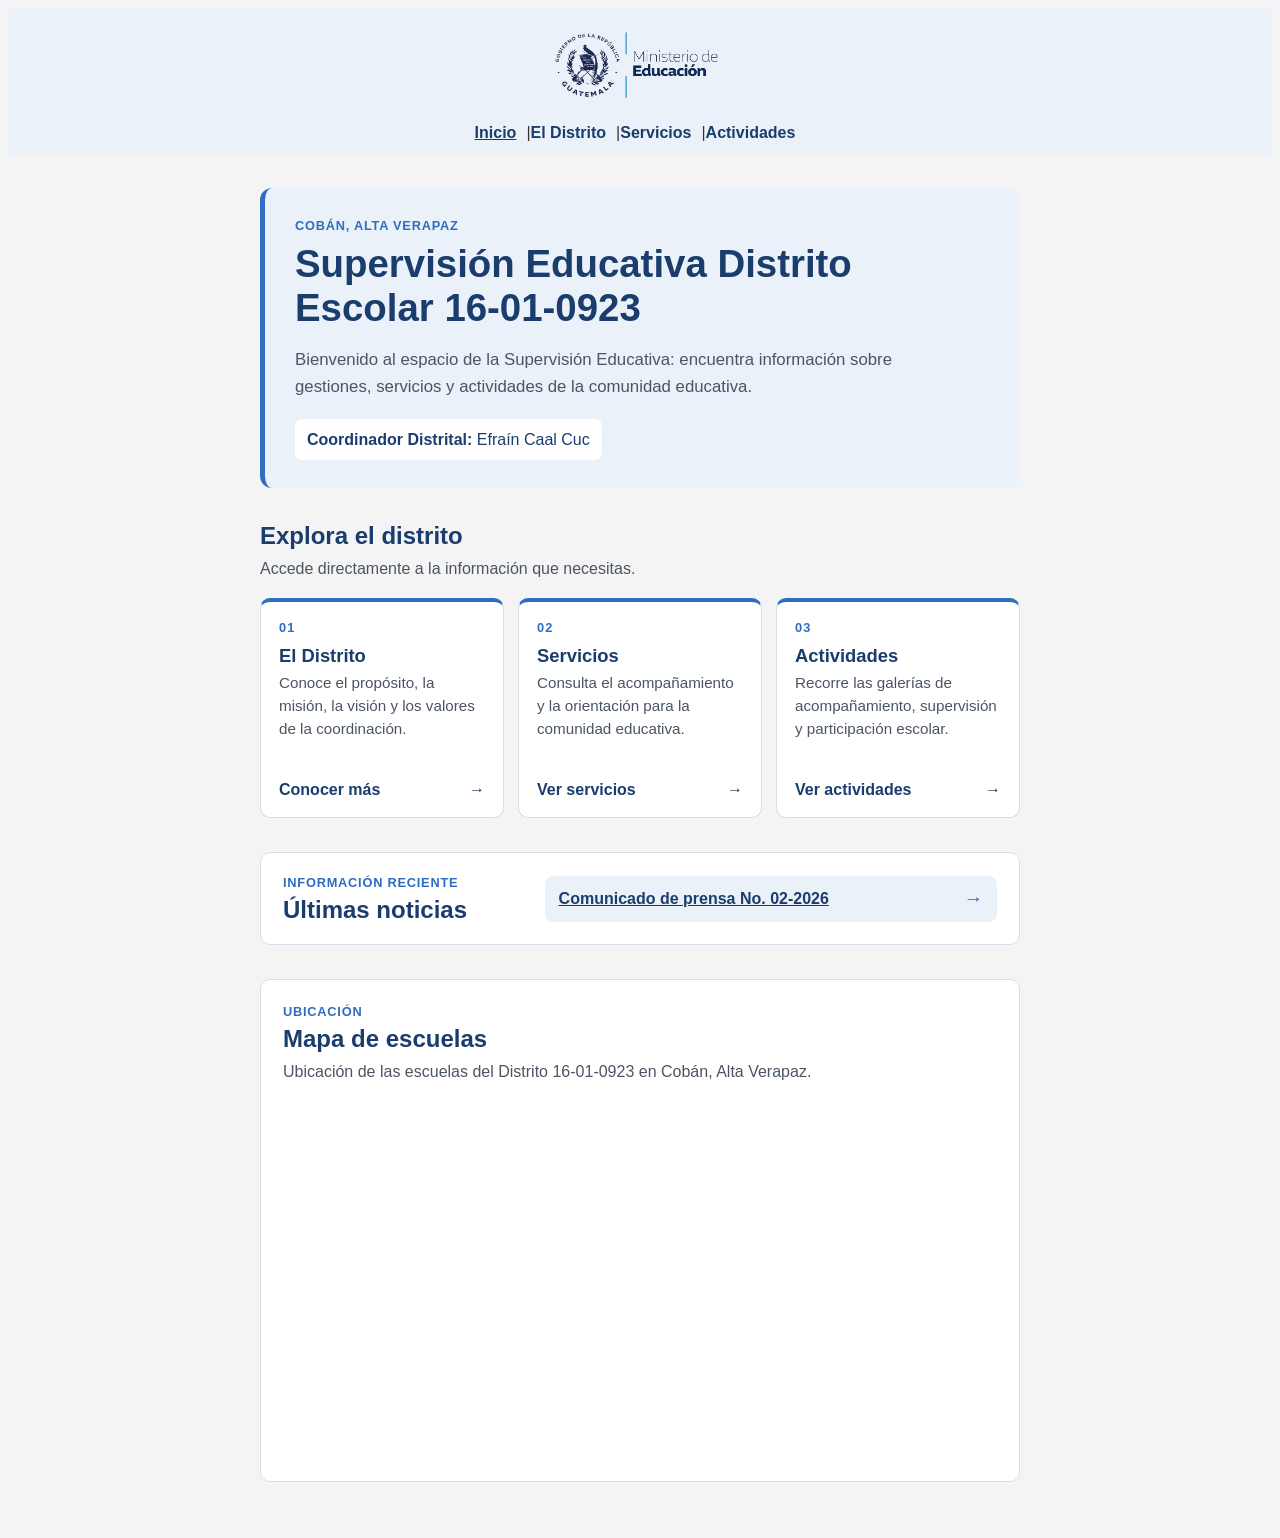
<file: index.html>
<!DOCTYPE html>
<html lang="es">
<head>
    <meta charset="UTF-8">
    <title>Supervisión Educativa | Distrito Escolar 16-01-0923</title>
    <meta name="viewport" content="width=device-width, initial-scale=1.0">
    <meta name="description" content="Información, servicios, actividades y ubicación de las escuelas del Distrito Escolar 16-01-0923 en Cobán, Alta Verapaz.">
    <link rel="stylesheet" href="estilos.css">
</head>
<body>
    <nav>
    <img src="imagenes/logo-mineduc.png" alt="Logo del Ministerio de Educación y del Distrito Escolar 16-01-0923" class="logo-nav">
        <button id="menu-toggle" class="menu-boton" aria-label="Abrir menú" aria-expanded="false" aria-controls="menu-enlaces">☰</button>
    <div id="menu-enlaces" class="menu-enlaces">
    <a href="index.html">Inicio</a> <span class="separador">|</span>
    <a href="distrito.html">El Distrito</a> <span class="separador">|</span>
    <a href="servicios.html">Servicios</a> <span class="separador">|</span>
    <a href="actividades.html">Actividades</a> 
    </div>
</nav>
<main class="contenedor pagina-inicio">
    <header class="portada-inicio">
        <span class="etiqueta-inicio">Cobán, Alta Verapaz</span>
        <h1>Supervisión Educativa Distrito Escolar 16-01-0923</h1>
        <p>Bienvenido al espacio de la Supervisión Educativa: encuentra información sobre gestiones, servicios y actividades de la comunidad educativa.</p>
        <p class="coordinador-inicio"><strong>Coordinador Distrital:</strong> Efraín Caal Cuc</p>
    </header>

    <section class="accesos-inicio" aria-labelledby="titulo-accesos">
        <div class="encabezado-accesos">
            <h2 id="titulo-accesos">Explora el distrito</h2>
            <p>Accede directamente a la información que necesitas.</p>
        </div>
        <div class="tarjetas-acceso">
            <a class="tarjeta-acceso" href="distrito.html">
                <span class="numero-acceso" aria-hidden="true">01</span>
                <h3>El Distrito</h3>
                <p>Conoce el propósito, la misión, la visión y los valores de la coordinación.</p>
                <span class="enlace-acceso">Conocer más <span aria-hidden="true">→</span></span>
            </a>
            <a class="tarjeta-acceso" href="servicios.html">
                <span class="numero-acceso" aria-hidden="true">02</span>
                <h3>Servicios</h3>
                <p>Consulta el acompañamiento y la orientación para la comunidad educativa.</p>
                <span class="enlace-acceso">Ver servicios <span aria-hidden="true">→</span></span>
            </a>
            <a class="tarjeta-acceso" href="actividades.html">
                <span class="numero-acceso" aria-hidden="true">03</span>
                <h3>Actividades</h3>
                <p>Recorre las galerías de acompañamiento, supervisión y participación escolar.</p>
                <span class="enlace-acceso">Ver actividades <span aria-hidden="true">→</span></span>
            </a>
        </div>
    </section>

    <section class="noticias-inicio" aria-labelledby="titulo-noticias">
        <div>
            <span class="etiqueta-inicio">Información reciente</span>
            <h2 id="titulo-noticias">Últimas noticias</h2>
        </div>
        <ul class="lista-noticias">
            <li data-fecha="2026-09-23">
                <span class="badge" hidden>NUEVO</span>
                <a href="entradas/entrada1.html">Comunicado de prensa No. 02-2026</a>
                <span class="flecha-noticia" aria-hidden="true">→</span>
            </li>
        </ul>
    </section>

    <section class="seccion-mapa-inicio" id="mapa-escuelas" aria-labelledby="titulo-mapa">
        <div class="encabezado-mapa-inicio">
            <span class="etiqueta-inicio">Ubicación</span>
            <h2 id="titulo-mapa">Mapa de escuelas</h2>
            <p>Ubicación de las escuelas del Distrito 16-01-0923 en Cobán, Alta Verapaz.</p>
        </div>
        <iframe title="Mapa de escuelas del Distrito 16-01-0923" src="https://www.google.com/maps/d/u/0/embed?mid=1ijt9TqT2Uchb1aQgTsOJZwyH6f_PP6E&ehbc=2E312F" class="mapa-embed" style="border:0;" loading="lazy"></iframe>
    </section>
</main>
<script src="script.js"></script>
</body>
    </html>
</file>
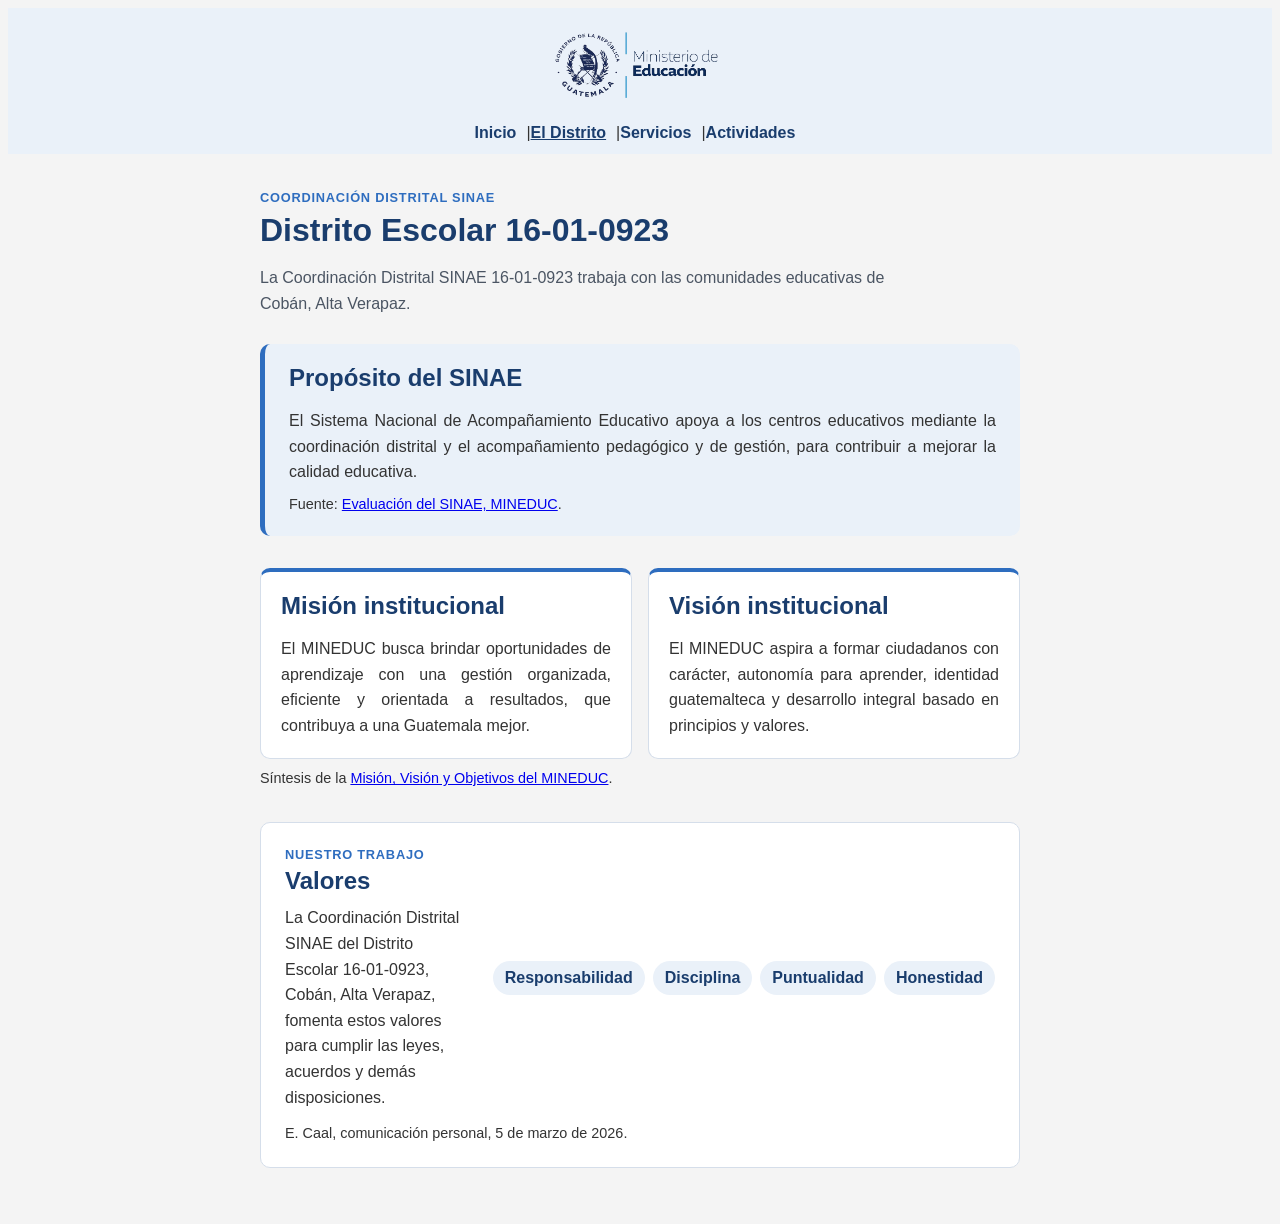
<file: distrito.html>
<!DOCTYPE html>
<html lang="es">
<head>
    <meta charset="UTF-8">
    <meta name="viewport" content="width=device-width, initial-scale=1.0">
    <title>El Distrito | Supervisión Educativa 16-01-0923</title>
    <meta name="description" content="Conoce la Coordinación Distrital SINAE 16-01-0923 de Cobán, Alta Verapaz, sus valores y su labor educativa.">
    <link rel="stylesheet" href="estilos.css">
</head>
<body>
    <nav>
    <img src="imagenes/logo-mineduc.png" alt="Logo del Ministerio de Educación y del Distrito Escolar 16-01-0923" class="logo-nav">
        <button id="menu-toggle" class="menu-boton" aria-label="Abrir menú" aria-expanded="false" aria-controls="menu-enlaces">☰</button>
    <div id="menu-enlaces" class="menu-enlaces">
    <a href="index.html">Inicio</a> <span class="separador">|</span>
    <a href="distrito.html">El Distrito</a> <span class="separador">|</span>
    <a href="servicios.html">Servicios</a> <span class="separador">|</span>
    <a href="actividades.html">Actividades</a>
    </div>
    </nav>
<main class="contenedor pagina-distrito">
    <header class="encabezado-distrito">
        <span class="etiqueta-distrito">Coordinación Distrital SINAE</span>
        <h1>Distrito Escolar 16-01-0923</h1>
        <p>La Coordinación Distrital SINAE 16-01-0923 trabaja con las comunidades educativas de Cobán, Alta Verapaz.</p>
    </header>

    <section class="proposito-distrito" aria-labelledby="titulo-proposito">
        <h2 id="titulo-proposito">Propósito del SINAE</h2>
        <p class="justificado">El Sistema Nacional de Acompañamiento Educativo apoya a los centros educativos mediante la coordinación distrital y el acompañamiento pedagógico y de gestión, para contribuir a mejorar la calidad educativa.</p>
        <p class="fuente">Fuente: <a href="https://edu.mineduc.gob.gt/digeduca/documents/investigaciones/2025/CompendioBID.pdf" target="_blank" rel="noopener noreferrer">Evaluación del SINAE, MINEDUC</a>.</p>
    </section>

    <section class="identidad-distrito" aria-label="Misión y visión institucional">
        <article class="tarjeta-identidad">
            <h2>Misión institucional</h2>
            <p class="justificado">El MINEDUC busca brindar oportunidades de aprendizaje con una gestión organizada, eficiente y orientada a resultados, que contribuya a una Guatemala mejor.</p>
        </article>
        <article class="tarjeta-identidad">
            <h2>Visión institucional</h2>
            <p class="justificado">El MINEDUC aspira a formar ciudadanos con carácter, autonomía para aprender, identidad guatemalteca y desarrollo integral basado en principios y valores.</p>
        </article>
        <p class="fuente fuente-identidad">Síntesis de la <a href="https://www.mineduc.gob.gt/mineduc/es/quienessomos/misionvisionobjetivo" target="_blank" rel="noopener noreferrer">Misión, Visión y Objetivos del MINEDUC</a>.</p>
    </section>

    <section class="valores-distrito" aria-labelledby="titulo-valores">
        <div>
            <span class="etiqueta-distrito">Nuestro trabajo</span>
            <h2 id="titulo-valores">Valores</h2>
            <p>La Coordinación Distrital SINAE del Distrito Escolar 16-01-0923, Cobán, Alta Verapaz, fomenta estos valores para cumplir las leyes, acuerdos y demás disposiciones.</p>
        </div>
        <ul class="lista-valores" aria-label="Valores de la Coordinación Distrital">
            <li>Responsabilidad</li>
            <li>Disciplina</li>
            <li>Puntualidad</li>
            <li>Honestidad</li>
        </ul>
        <p class="fuente">E. Caal, comunicación personal, 5 de marzo de 2026.</p>
    </section>
</main>
<script src="script.js"></script>
</body>
</html>
</file>
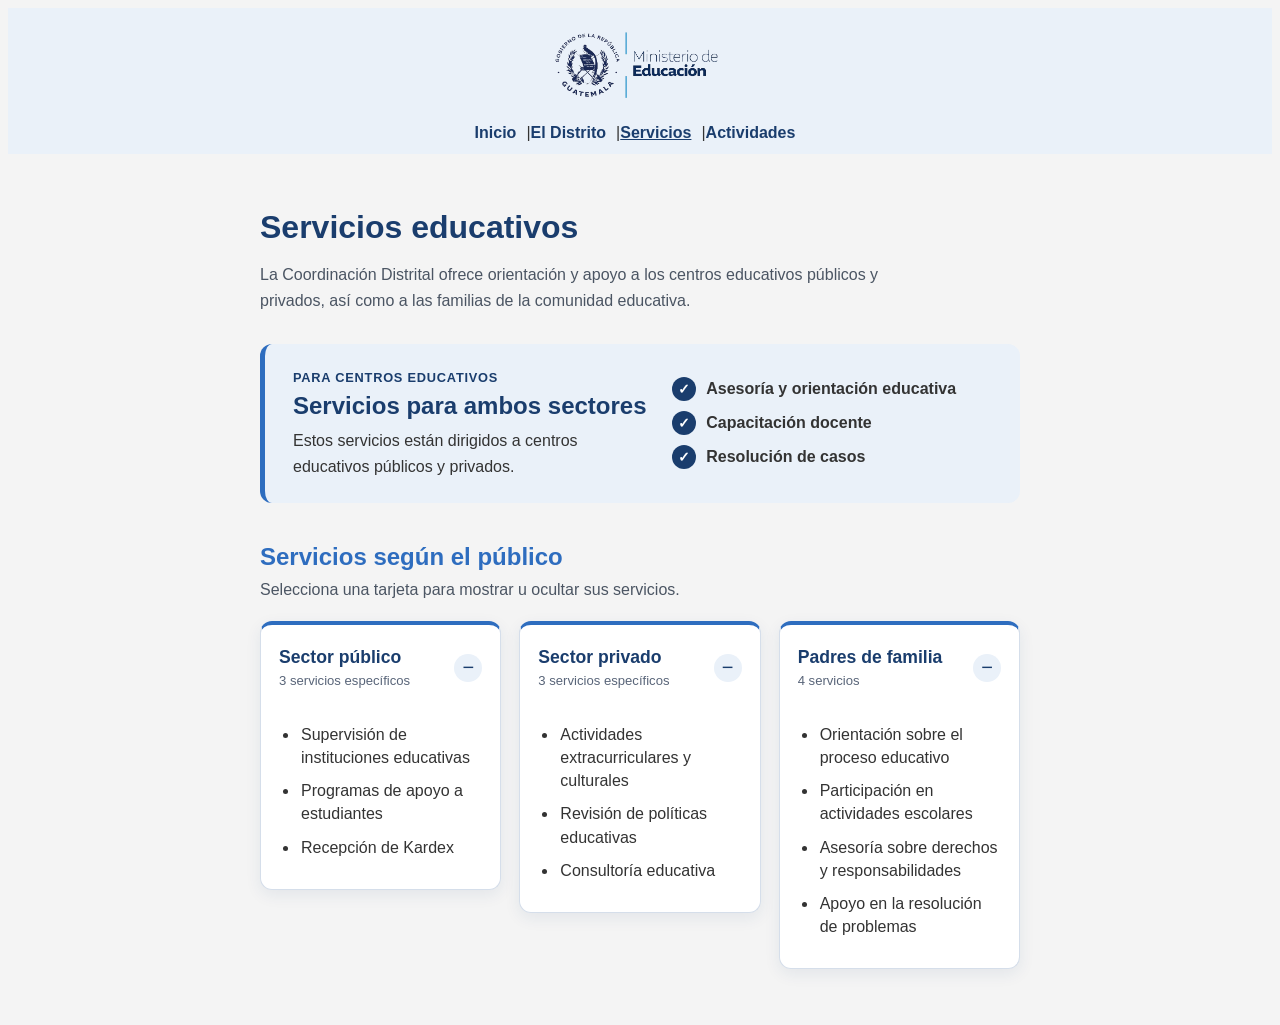
<file: servicios.html>
<!DOCTYPE html>
<html lang="es">
<head>
    <meta charset="UTF-8">
    <meta name="viewport" content="width=device-width, initial-scale=1.0">
    <title>Servicios educativos | Distrito Escolar 16-01-0923</title>
    <meta name="description" content="Servicios de orientación, capacitación y acompañamiento para centros educativos, docentes y familias del Distrito 16-01-0923.">
    <link rel="stylesheet" href="estilos.css">
</head>
<body>
    <nav>
    <img src="imagenes/logo-mineduc.png" alt="Logo del Ministerio de Educación y del Distrito Escolar 16-01-0923" class="logo-nav">
    <button id="menu-toggle" class="menu-boton" aria-label="Abrir menú" aria-expanded="false" aria-controls="menu-enlaces">☰</button>
    <div id="menu-enlaces" class="menu-enlaces"> 
    <a href="index.html">Inicio</a> <span class="separador">|</span>
    <a href="distrito.html">El Distrito</a> <span class="separador">|</span>
    <a href="servicios.html">Servicios</a> <span class="separador">|</span>
    <a href="actividades.html">Actividades</a>
    </div>
    </nav>
<main class="contenedor pagina-servicios">
    <header class="encabezado-servicios">
        <h1>Servicios educativos</h1>
        <p>La Coordinación Distrital ofrece orientación y apoyo a los centros educativos públicos y privados, así como a las familias de la comunidad educativa.</p>
    </header>

    <section class="servicios-comunes" aria-labelledby="titulo-comunes">
        <div>
            <p class="etiqueta-servicios">Para centros educativos</p>
            <h2 id="titulo-comunes">Servicios para ambos sectores</h2>
            <p>Estos servicios están dirigidos a centros educativos públicos y privados.</p>
        </div>
        <ul class="lista-comunes">
            <li>Asesoría y orientación educativa</li>
            <li>Capacitación docente</li>
            <li>Resolución de casos</li>
        </ul>
    </section>

    <section aria-labelledby="titulo-sectores">
        <div class="encabezado-sectores">
            <h2 id="titulo-sectores">Servicios según el público</h2>
            <p>Selecciona una tarjeta para mostrar u ocultar sus servicios.</p>
        </div>

        <div class="tarjetas-servicios">
            <details class="tarjeta-servicio" open>
                <summary>
                    <span class="titulo-tarjeta">Sector público</span>
                    <span class="cantidad-servicios">3 servicios específicos</span>
                </summary>
                <ul>
                    <li>Supervisión de instituciones educativas</li>
                    <li>Programas de apoyo a estudiantes</li>
                    <li>Recepción de Kardex</li>
                </ul>
            </details>

            <details class="tarjeta-servicio" open>
                <summary>
                    <span class="titulo-tarjeta">Sector privado</span>
                    <span class="cantidad-servicios">3 servicios específicos</span>
                </summary>
                <ul>
                    <li>Actividades extracurriculares y culturales</li>
                    <li>Revisión de políticas educativas</li>
                    <li>Consultoría educativa</li>
                </ul>
            </details>

            <details class="tarjeta-servicio" open>
                <summary>
                    <span class="titulo-tarjeta">Padres de familia</span>
                    <span class="cantidad-servicios">4 servicios</span>
                </summary>
                <ul>
                    <li>Orientación sobre el proceso educativo</li>
                    <li>Participación en actividades escolares</li>
                    <li>Asesoría sobre derechos y responsabilidades</li>
                    <li>Apoyo en la resolución de problemas</li>
                </ul>
            </details>
        </div>
    </section>
</main>
<script src="script.js"></script>
</body>
</html>
</file>
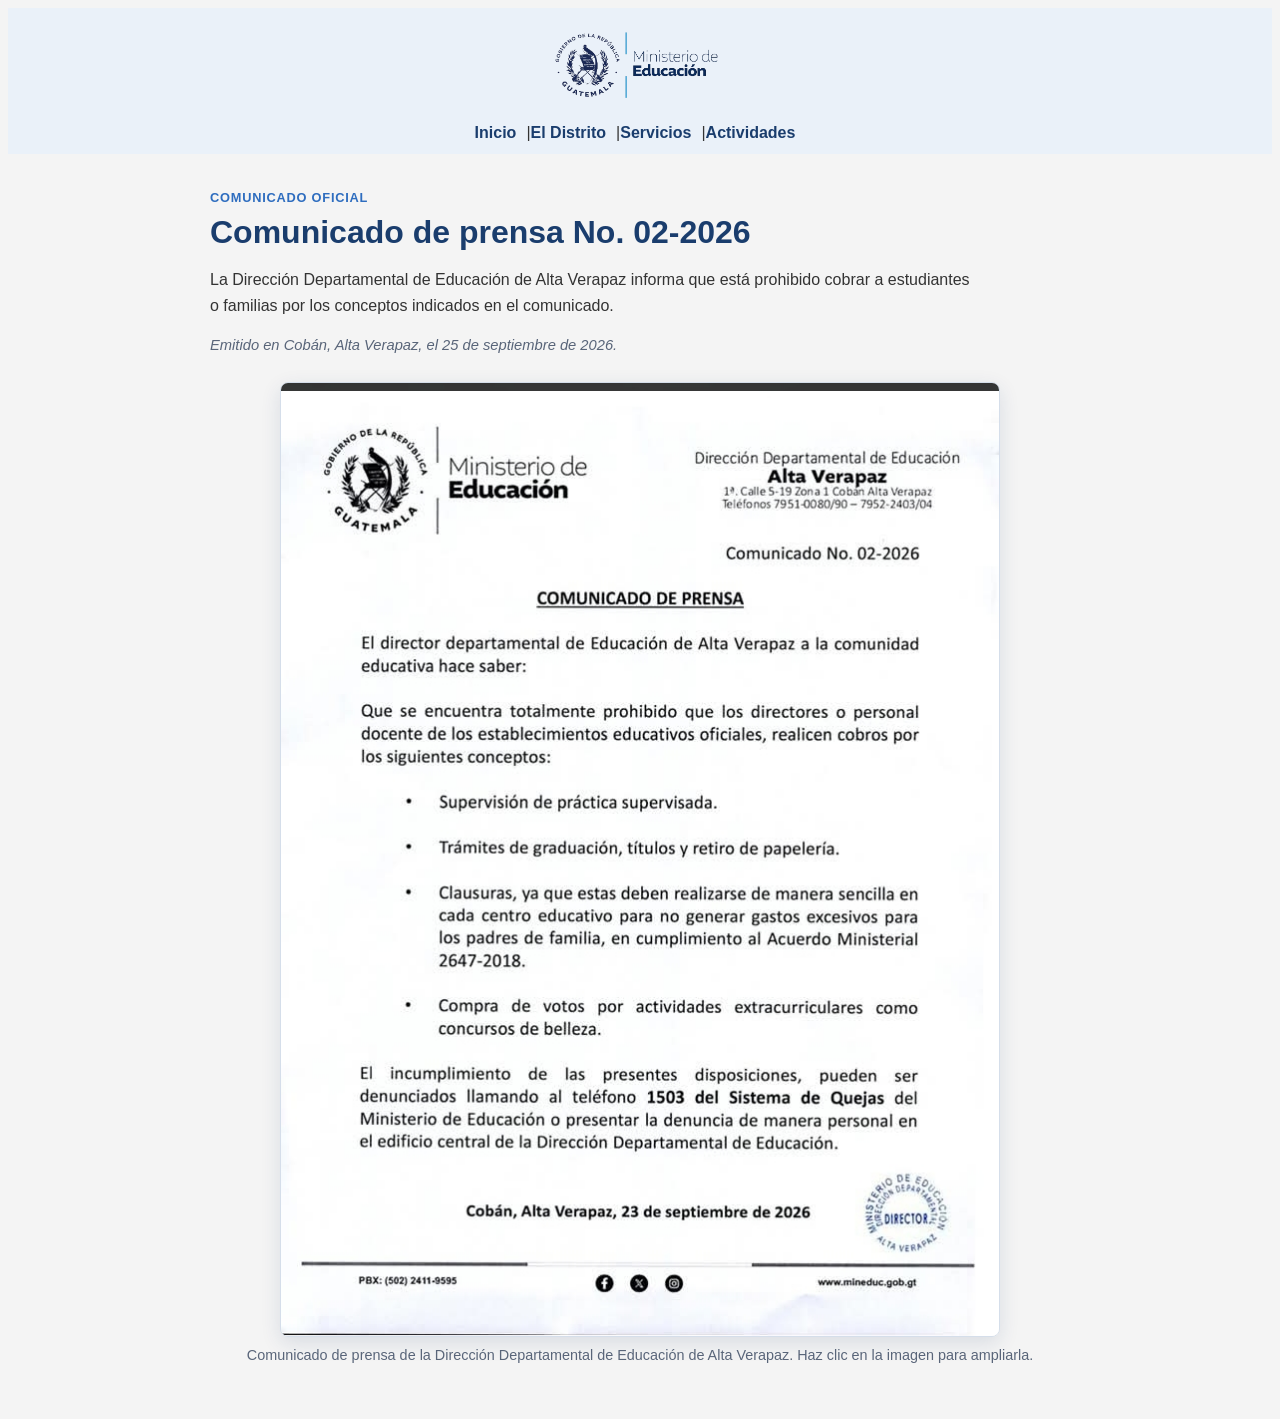
<file: entradas/entrada1.html>
<!DOCTYPE html>
<html lang="es">
<head>
    <meta charset="UTF-8">
    <meta name="viewport" content="width=device-width, initial-scale=1.0">
    <title>Comunicado No. 02-2026 | Distrito Escolar 16-01-0923</title>
    <meta name="description" content="Comunicado de la Dirección Departamental de Educación de Alta Verapaz sobre cobros en establecimientos educativos oficiales.">
    <link rel="stylesheet" href="../estilos.css">
</head>
<body>
    <nav>
        <img src="../imagenes/logo-mineduc.png" alt="Logo del Ministerio de Educación y del Distrito Escolar 16-01-0923" class="logo-nav">
        <button id="menu-toggle" class="menu-boton" aria-label="Abrir menú" aria-expanded="false" aria-controls="menu-enlaces">☰</button>
        <div id="menu-enlaces" class="menu-enlaces">
            <a href="../index.html">Inicio</a> <span class="separador">|</span>
            <a href="../distrito.html">El Distrito</a> <span class="separador">|</span>
            <a href="../servicios.html">Servicios</a> <span class="separador">|</span>
            <a href="../actividades.html">Actividades</a>
        </div>
    </nav>
    <main class="contenedor pagina-entrada">
        <span class="etiqueta-inicio">Comunicado oficial</span>
        <h1>Comunicado de prensa No. 02-2026</h1>
        <p>La Dirección Departamental de Educación de Alta Verapaz informa que está prohibido cobrar a estudiantes o familias por los conceptos indicados en el comunicado.</p>
        <p class="fecha-entrada"><em>Emitido en Cobán, Alta Verapaz, el 25 de septiembre de 2026.</em></p>
        <figure class="figura-comunicado">
            <a href="informacion-1.jpeg" target="_blank" rel="noopener noreferrer" aria-label="Abrir el comunicado en tamaño completo">
                <img src="informacion-1.jpeg" alt="Comunicado No. 02-2026 de la Dirección Departamental de Educación de Alta Verapaz sobre cobros prohibidos en establecimientos oficiales, emitido el 23 de septiembre de 2026." class="imagen-comunicado">
            </a>
            <figcaption>Comunicado de prensa de la Dirección Departamental de Educación de Alta Verapaz. Haz clic en la imagen para ampliarla.</figcaption>
        </figure>
    </main>
    <script src="../script.js"></script>
</body>
</html>
</file>
<file: estilos.css>
* {
    box-sizing: border-box;
}

body {
    font-family: Arial, sans-serif;
    color: #333333;
    background-color: #f4f4f4;
}

h1 {
    font-family: Arial, sans-serif;
    color: #1a3d6d;
}

h2 {
    font-family: Arial, sans-serif;
    color: #2e6dbf;
}

h3 {
    font-family: Arial, sans-serif;
    font-weight: 600;
}

nav {
    display: flex;
    flex-direction: column;
    align-items: center;
    gap: 8px;
    background-color: #eaf1f9;
    padding: 8px 18px 12px;
}

.menu-enlaces {
    display: flex;
    align-items: center;
    justify-content: center;
    flex-wrap: wrap;
}

nav a {
    color: #1a3d6d;
    text-decoration: none;
    margin-right: 10px;
    font-weight: bold;
    transition: color 0.3s ease;
}
nav a:hover {
    color: #2e6dbf;
    text-decoration: underline;
}

.contenedor {
    max-width: 800px;
    margin: 0 auto;
    padding: 20px;
}

p {
    line-height: 1.6;
}
nav a.activo {
    text-decoration: underline;
    color: #1a3d6d;
}
.menu-boton {
    display: none;
    background: none;
    border: 2px solid #1a3d6d;
    color: #1a3d6d;
    font-size: 24px;
    padding: 5px 12px;
    border-radius: 5px;
    cursor: pointer;
}
@media (max-width: 600px) {
    nav a {
        display: block;
        margin: 8px 0;
    }

    h1 {
        font-size: 24px;
    }

    .contenedor {
        padding: 10px;
    }
        .separador {
        display: none;
    }
    nav {
        display: grid;
        grid-template-columns: 1fr auto 1fr;
        grid-template-areas:
            ". logo toggle"
            "links links links";
        align-items: center;
        gap: 6px 12px;
        padding: 6px 12px 10px;
    }

    .menu-boton {
        grid-area: toggle;
        display: inline-block;
        justify-self: end;
        margin: 0;
    }

    .menu-enlaces {
        grid-area: links;
        display: none;
        flex-direction: column;
        align-items: center;
        justify-self: stretch;
        padding: 4px 0 8px;
    }

    .menu-enlaces.abierto {
        display: flex;
    }
}
.logo-nav {
    display: block;
    grid-area: logo;
    width: 200px;
    height: 100px;
    max-width: min(200px, 58vw);
    padding: 0;
    justify-self: center;
    background: transparent;
    object-fit: contain;
}

@media (max-width: 600px) {
    .logo-nav {
        width: 170px;
        height: 84px;
    }
}
.foto-actividades {
    width: 100%;
    height: 220px;
    object-fit: cover;
    border-radius: 8px;
    margin: 15px 0;
    display: block;
}

.imagen-juegos {
    max-width: 100%;
    width: 100%;
    height: auto;
    border-radius: 8px;
    margin: 15px 0;
    display: block;
}
.galeria {
    display: flex;
    gap: 15px;
}

.actividad {
    margin: 38px 0;
}

.actividad h2 {
    margin-bottom: 8px;
}

.ayuda-galeria {
    color: #4b5563;
    font-size: 0.95rem;
}

.carrusel {
    display: grid;
    grid-template-columns: auto minmax(0, 1fr) auto;
    align-items: center;
    gap: 10px;
    margin: 18px 0 30px;
}

.carrusel-ventana {
    grid-column: 2;
    grid-row: 1;
    min-width: 0;
    overflow-x: auto;
    overscroll-behavior-inline: contain;
    scroll-snap-type: x mandatory;
    scroll-behavior: smooth;
    scrollbar-color: #1a3d6d #e2e8f0;
    scrollbar-width: thin;
}

.carrusel-pista {
    flex-wrap: nowrap;
}

.carrusel .foto-caja {
    flex: 0 0 calc((100% - 30px) / 3);
    min-width: 0;
    scroll-snap-align: start;
}

.foto-caja {
    margin: 0;
}

.foto-caja img {
    margin: 0;
}

.carrusel-control {
    grid-row: 1;
    width: 42px;
    height: 42px;
    border: 0;
    border-radius: 50%;
    background: #1a3d6d;
    color: #fff;
    font-size: 30px;
    line-height: 1;
    cursor: pointer;
}

.carrusel-control:hover:not(:disabled) {
    background: #2e6dbf;
}

.carrusel-control:disabled {
    background: #aab4c1;
    cursor: default;
}

.carrusel-control:focus-visible,
.carrusel-ventana:focus-visible {
    outline: 3px solid #d49a00;
    outline-offset: 3px;
}

.carrusel-control.anterior {
    grid-column: 1;
}

.carrusel-control.siguiente {
    grid-column: 3;
}

.carrusel-estado {
    grid-column: 1 / -1;
    grid-row: 2;
    margin: 0;
    color: #4b5563;
    font-size: 0.9rem;
    text-align: center;
}

@media (max-width: 720px) {
    .carrusel .foto-caja {
        flex-basis: calc((100% - 15px) / 2);
    }
}

@media (max-width: 480px) {
    .carrusel {
        grid-template-columns: 34px minmax(0, 1fr) 34px;
        gap: 6px;
    }

    .carrusel .foto-caja {
        flex-basis: 100%;
    }

    .carrusel-control {
        width: 34px;
        height: 38px;
        border-radius: 8px;
        font-size: 26px;
    }
}
.mapa-embed {
    max-width: 100%;
    width: 100%;
    height: 300px;
    border-radius: 7px;
}
.letrero {
    border: 3px solid #1a4d8f;
    border-radius: 10px;
    padding: 10px 25px;
    display: table;
    text-align: center;
    margin: 0 auto 15px auto;   
}

.flecha {
    text-align: center;
    font-size: 28px;
    color: #1a4d8f;
    margin: 5px 0 15px 0;
}
.parrafo {
    border: 3px solid #1a4d8f;
    border-radius: 10px;
    padding: 10px 25px;
    display: table;
    text-align: center;
    margin: 0 auto 15px auto;
}
ul {
    font-family: Arial, sans-serif;
    text-align: left;
}

.fuente {
    margin-top: -0.5rem;
    font-size: 0.9rem;
}
.lightbox {
    display: none;
    position: fixed;
    top: 0;
    left: 0;
    width: 100%;
    height: 100%;
    background-color: rgba(0, 0, 0, 0.85);
    justify-content: center;
    align-items: center;
    z-index: 1000;
}

.lightbox.abierto {
    display: flex;
}

.lightbox img {
    max-width: 90%;
    max-height: 90%;
    border-radius: 8px;
}
.justificado {
    text-align: justify;
}
.lista-noticias {
    list-style: none;
    padding-left: 0;
}
.separador-seccion {
    border: none;
    border-top: 2px solid #2e6dbf;
    width: auto;
    margin: auto;
}
.foto-caja {
    position: relative;
    overflow: hidden;
    border-radius: 8px;
    flex: 1 1 220px;
}

.foto-caja .foto-actividades {
    display: block;
    width: 100%;
    max-width: none;
    margin: 0;
    transition: transform 0.3s ease;
}

.foto-caja:hover .foto-actividades {
    transform: scale(1.05);
}

.foto-descripcion {
    position: absolute;
    bottom: 0;
    left: 0;
    right: 0;
    background: linear-gradient(to top, rgba(0,0,0,0.8), transparent);
    color: white;
    padding: 20px 12px 10px 12px;
    font-size: 13px;
}

.foto-actividades,
.imagen-juegos {
    cursor: zoom-in;
}

.foto-actividades:focus-visible,
.imagen-juegos:focus-visible,
.menu-boton:focus-visible,
.lightbox-cerrar:focus-visible,
.carrusel-control:focus-visible {
    outline: 3px solid #d49a00;
    outline-offset: 3px;
}

.lightbox-cerrar {
    position: absolute;
    top: 18px;
    right: 24px;
    border: 0;
    background: transparent;
    color: white;
    font-size: 40px;
    line-height: 1;
    cursor: pointer;
}

.badge {
    display: inline-block;
    margin-right: 8px;
    padding: 3px 7px;
    border-radius: 4px;
    background: #1a3d6d;
    color: white;
    font-size: 0.75rem;
    font-weight: bold;
}

.badge[hidden] {
    display: none;
}

@media (prefers-reduced-motion: reduce) {
    *,
    *::before,
    *::after {
        scroll-behavior: auto !important;
        transition-duration: 0.01ms !important;
        animation-duration: 0.01ms !important;
    }

    .carrusel-ventana {
        scroll-behavior: auto;
    }
}

.pagina-servicios {
    padding-top: 34px;
    padding-bottom: 48px;
}

.pagina-inicio {
    padding-top: 34px;
    padding-bottom: 48px;
}

.pagina-entrada {
    max-width: 900px;
    padding-top: 34px;
    padding-bottom: 48px;
}

.pagina-entrada h1 {
    margin: 8px 0 12px;
}

.pagina-entrada > p {
    max-width: 760px;
}

.fecha-entrada {
    color: #596579;
    font-size: 0.92rem;
}

.figura-comunicado {
    margin: 24px auto 0;
    text-align: center;
}

.imagen-comunicado {
    display: block;
    width: min(100%, 720px);
    height: auto;
    margin: 0 auto;
    border: 1px solid #d5deea;
    border-radius: 8px;
    box-shadow: 0 6px 20px rgba(26, 61, 109, 0.12);
}

.figura-comunicado figcaption {
    margin-top: 10px;
    color: #596579;
    font-size: 0.9rem;
}

.portada-inicio {
    margin-bottom: 34px;
    padding: 28px 30px;
    border-left: 5px solid #2e6dbf;
    border-radius: 12px;
    background: #eaf1f9;
}

.etiqueta-inicio {
    color: #2e6dbf;
    font-size: 0.8rem;
    font-weight: 700;
    letter-spacing: 0.06em;
    text-transform: uppercase;
}

.portada-inicio h1 {
    max-width: 620px;
    margin: 8px 0 12px;
    font-size: clamp(1.8rem, 4vw, 2.4rem);
    line-height: 1.15;
}

.portada-inicio > p:not(.coordinador-inicio) {
    max-width: 650px;
    margin-bottom: 18px;
    color: #4b5563;
    font-size: 1.05rem;
}

.coordinador-inicio {
    display: inline-block;
    margin: 0;
    padding: 8px 12px;
    border-radius: 7px;
    background: #fff;
    color: #1a3d6d;
}

.accesos-inicio {
    margin: 0 0 34px;
}

.encabezado-accesos {
    margin-bottom: 16px;
}

.encabezado-accesos h2,
.encabezado-mapa-inicio h2,
.noticias-inicio h2 {
    margin: 5px 0 6px;
    color: #1a3d6d;
}

.encabezado-accesos p,
.encabezado-mapa-inicio p {
    margin: 0;
    color: #4b5563;
}

.tarjetas-acceso {
    display: grid;
    grid-template-columns: repeat(3, minmax(0, 1fr));
    gap: 14px;
}

.tarjeta-acceso {
    display: flex;
    min-height: 220px;
    flex-direction: column;
    align-items: flex-start;
    padding: 18px;
    border: 1px solid #d5deea;
    border-top: 4px solid #2e6dbf;
    border-radius: 10px;
    background: #fff;
    color: inherit;
    text-decoration: none;
    transition: transform 0.2s ease, box-shadow 0.2s ease, border-color 0.2s ease;
}

.tarjeta-acceso:hover {
    transform: translateY(-3px);
    border-color: #9bb8dc;
    box-shadow: 0 7px 18px rgba(26, 61, 109, 0.1);
}

.tarjeta-acceso:focus-visible {
    outline: 3px solid #d49a00;
    outline-offset: 3px;
}

.numero-acceso {
    color: #2e6dbf;
    font-size: 0.8rem;
    font-weight: 700;
    letter-spacing: 0.08em;
}

.tarjeta-acceso h3 {
    margin: 10px 0 5px;
    color: #1a3d6d;
    font-size: 1.15rem;
}

.tarjeta-acceso p {
    margin: 0 0 14px;
    color: #4b5563;
    font-size: 0.95rem;
    line-height: 1.5;
}

.enlace-acceso {
    display: flex;
    width: 100%;
    justify-content: space-between;
    margin-top: auto;
    color: #1a3d6d;
    font-weight: 700;
}

.noticias-inicio {
    display: grid;
    grid-template-columns: minmax(170px, 0.7fr) minmax(0, 1.3fr);
    align-items: center;
    gap: 18px;
    margin-bottom: 34px;
    padding: 20px 22px;
    border: 1px solid #d5deea;
    border-radius: 10px;
    background: #fff;
}

.noticias-inicio h2 {
    margin-bottom: 0;
}

.noticias-inicio .lista-noticias {
    margin: 0;
}

.noticias-inicio .lista-noticias li {
    display: flex;
    align-items: center;
    gap: 10px;
    padding: 12px 14px;
    border-radius: 8px;
    background: #eaf1f9;
}

.noticias-inicio .lista-noticias a {
    flex: 1;
    color: #1a3d6d;
    font-weight: 700;
}

.flecha-noticia {
    color: #2e6dbf;
    font-size: 1.2rem;
}

.seccion-mapa-inicio {
    padding: 22px;
    border: 1px solid #d5deea;
    border-radius: 10px;
    background: #fff;
}

.encabezado-mapa-inicio {
    margin-bottom: 14px;
}

.mapa-embed {
    display: block;
    height: 360px;
}

.pagina-distrito {
    padding-top: 34px;
    padding-bottom: 48px;
}

.encabezado-distrito {
    max-width: 680px;
    margin-bottom: 28px;
}

.encabezado-distrito h1 {
    margin: 6px 0 10px;
}

.encabezado-distrito p {
    color: #4b5563;
}

.etiqueta-distrito {
    color: #2e6dbf;
    font-size: 0.8rem;
    font-weight: 700;
    letter-spacing: 0.06em;
    text-transform: uppercase;
}

.proposito-distrito {
    margin: 26px 0 32px;
    padding: 20px 24px;
    border-left: 5px solid #2e6dbf;
    border-radius: 10px;
    background: #eaf1f9;
}

.proposito-distrito h2,
.tarjeta-identidad h2,
.valores-distrito h2 {
    margin: 0 0 10px;
    color: #1a3d6d;
}

.proposito-distrito p:last-child {
    margin-bottom: 0;
}

.identidad-distrito {
    display: grid;
    grid-template-columns: repeat(2, minmax(0, 1fr));
    gap: 16px;
    margin-bottom: 32px;
}

.tarjeta-identidad {
    padding: 20px;
    border: 1px solid #d5deea;
    border-top: 4px solid #2e6dbf;
    border-radius: 10px;
    background: #fff;
}

.tarjeta-identidad p {
    margin-bottom: 0;
}

.fuente-identidad {
    grid-column: 1 / -1;
    margin: -8px 0 0;
}

.valores-distrito {
    display: grid;
    grid-template-columns: minmax(0, 1fr) auto;
    align-items: center;
    gap: 12px 24px;
    padding: 22px 24px;
    border: 1px solid #d5deea;
    border-radius: 10px;
    background: #fff;
}

.valores-distrito h2 {
    margin-top: 4px;
}

.valores-distrito p {
    margin: 0;
}

.lista-valores {
    display: flex;
    flex-wrap: wrap;
    justify-content: flex-end;
    gap: 8px;
    margin: 0;
    padding: 0;
    list-style: none;
}

.lista-valores li {
    padding: 8px 12px;
    border-radius: 999px;
    background: #eaf1f9;
    color: #1a3d6d;
    font-weight: 700;
}

.valores-distrito .fuente {
    grid-column: 1 / -1;
}

.encabezado-servicios {
    max-width: 680px;
    margin-bottom: 30px;
}

.encabezado-servicios h1 {
    margin-bottom: 10px;
}

.encabezado-servicios p,
.encabezado-sectores p {
    color: #4b5563;
}

.servicios-comunes {
    display: grid;
    grid-template-columns: minmax(0, 1fr) minmax(250px, 0.9fr);
    align-items: center;
    gap: 24px;
    margin: 28px 0 40px;
    padding: 24px 28px;
    border-left: 5px solid #2e6dbf;
    border-radius: 12px;
    background: #eaf1f9;
}

.servicios-comunes h2 {
    margin: 4px 0 8px;
    color: #1a3d6d;
}

.servicios-comunes p {
    margin: 0;
}

.etiqueta-servicios {
    color: #1a3d6d;
    font-size: 0.8rem;
    font-weight: 700;
    letter-spacing: 0.06em;
    text-transform: uppercase;
}

.lista-comunes {
    display: grid;
    grid-template-columns: 1fr;
    gap: 10px;
    margin: 0;
    padding: 0;
    list-style: none;
}

.lista-comunes li {
    display: flex;
    align-items: center;
    gap: 10px;
    font-weight: 600;
}

.lista-comunes li::before {
    content: "✓";
    display: inline-grid;
    width: 24px;
    height: 24px;
    flex: 0 0 24px;
    place-items: center;
    border-radius: 50%;
    background: #1a3d6d;
    color: #fff;
    font-size: 0.85rem;
}

.encabezado-sectores {
    margin-bottom: 18px;
}

.encabezado-sectores h2 {
    margin-bottom: 6px;
}

.encabezado-sectores p {
    margin-top: 0;
}

.tarjetas-servicios {
    display: grid;
    grid-template-columns: repeat(3, minmax(0, 1fr));
    align-items: start;
    gap: 18px;
}

.tarjeta-servicio {
    overflow: hidden;
    border: 1px solid #d5deea;
    border-top: 4px solid #2e6dbf;
    border-radius: 12px;
    background: #fff;
    box-shadow: 0 5px 16px rgba(26, 61, 109, 0.08);
}

.tarjeta-servicio summary {
    position: relative;
    display: flex;
    min-height: 86px;
    flex-direction: column;
    justify-content: center;
    gap: 5px;
    padding: 16px 52px 16px 18px;
    cursor: pointer;
    list-style: none;
}

.tarjeta-servicio summary::-webkit-details-marker {
    display: none;
}

.tarjeta-servicio summary::after {
    position: absolute;
    top: 50%;
    right: 18px;
    display: grid;
    width: 28px;
    height: 28px;
    place-items: center;
    border-radius: 50%;
    background: #eaf1f9;
    color: #1a3d6d;
    content: "+";
    font-size: 1.25rem;
    transform: translateY(-50%);
}

.tarjeta-servicio[open] summary::after {
    content: "−";
}

.tarjeta-servicio summary:focus-visible {
    outline: 3px solid #d49a00;
    outline-offset: -3px;
}

.titulo-tarjeta {
    color: #1a3d6d;
    font-size: 1.1rem;
    font-weight: 700;
}

.cantidad-servicios {
    color: #596579;
    font-size: 0.82rem;
}

.tarjeta-servicio ul {
    margin: 0;
    padding: 2px 18px 20px 38px;
}

.tarjeta-servicio li {
    margin: 10px 0;
    padding-left: 2px;
    line-height: 1.45;
}

@media (max-width: 700px) {
    .tarjetas-acceso {
        grid-template-columns: 1fr;
    }

    .tarjeta-acceso {
        min-height: 0;
    }

    .noticias-inicio {
        grid-template-columns: 1fr;
        gap: 10px;
        padding: 18px;
    }

    .seccion-mapa-inicio {
        padding: 18px;
    }

    .mapa-embed {
        height: 300px;
    }

    .tarjetas-servicios {
        grid-template-columns: 1fr;
    }

    .servicios-comunes {
        grid-template-columns: 1fr;
        gap: 18px;
        padding: 22px;
    }

    .identidad-distrito {
        grid-template-columns: 1fr;
    }

    .fuente-identidad {
        grid-column: auto;
        margin-top: 0;
    }

    .valores-distrito {
        grid-template-columns: 1fr;
        padding: 20px;
    }

    .lista-valores {
        justify-content: flex-start;
    }
}

@media (max-width: 480px) {
    .portada-inicio {
        padding: 22px 18px;
    }

    .seccion-mapa-inicio {
        padding: 16px;
    }

    .mapa-embed {
        height: 260px;
    }
}
</file>
